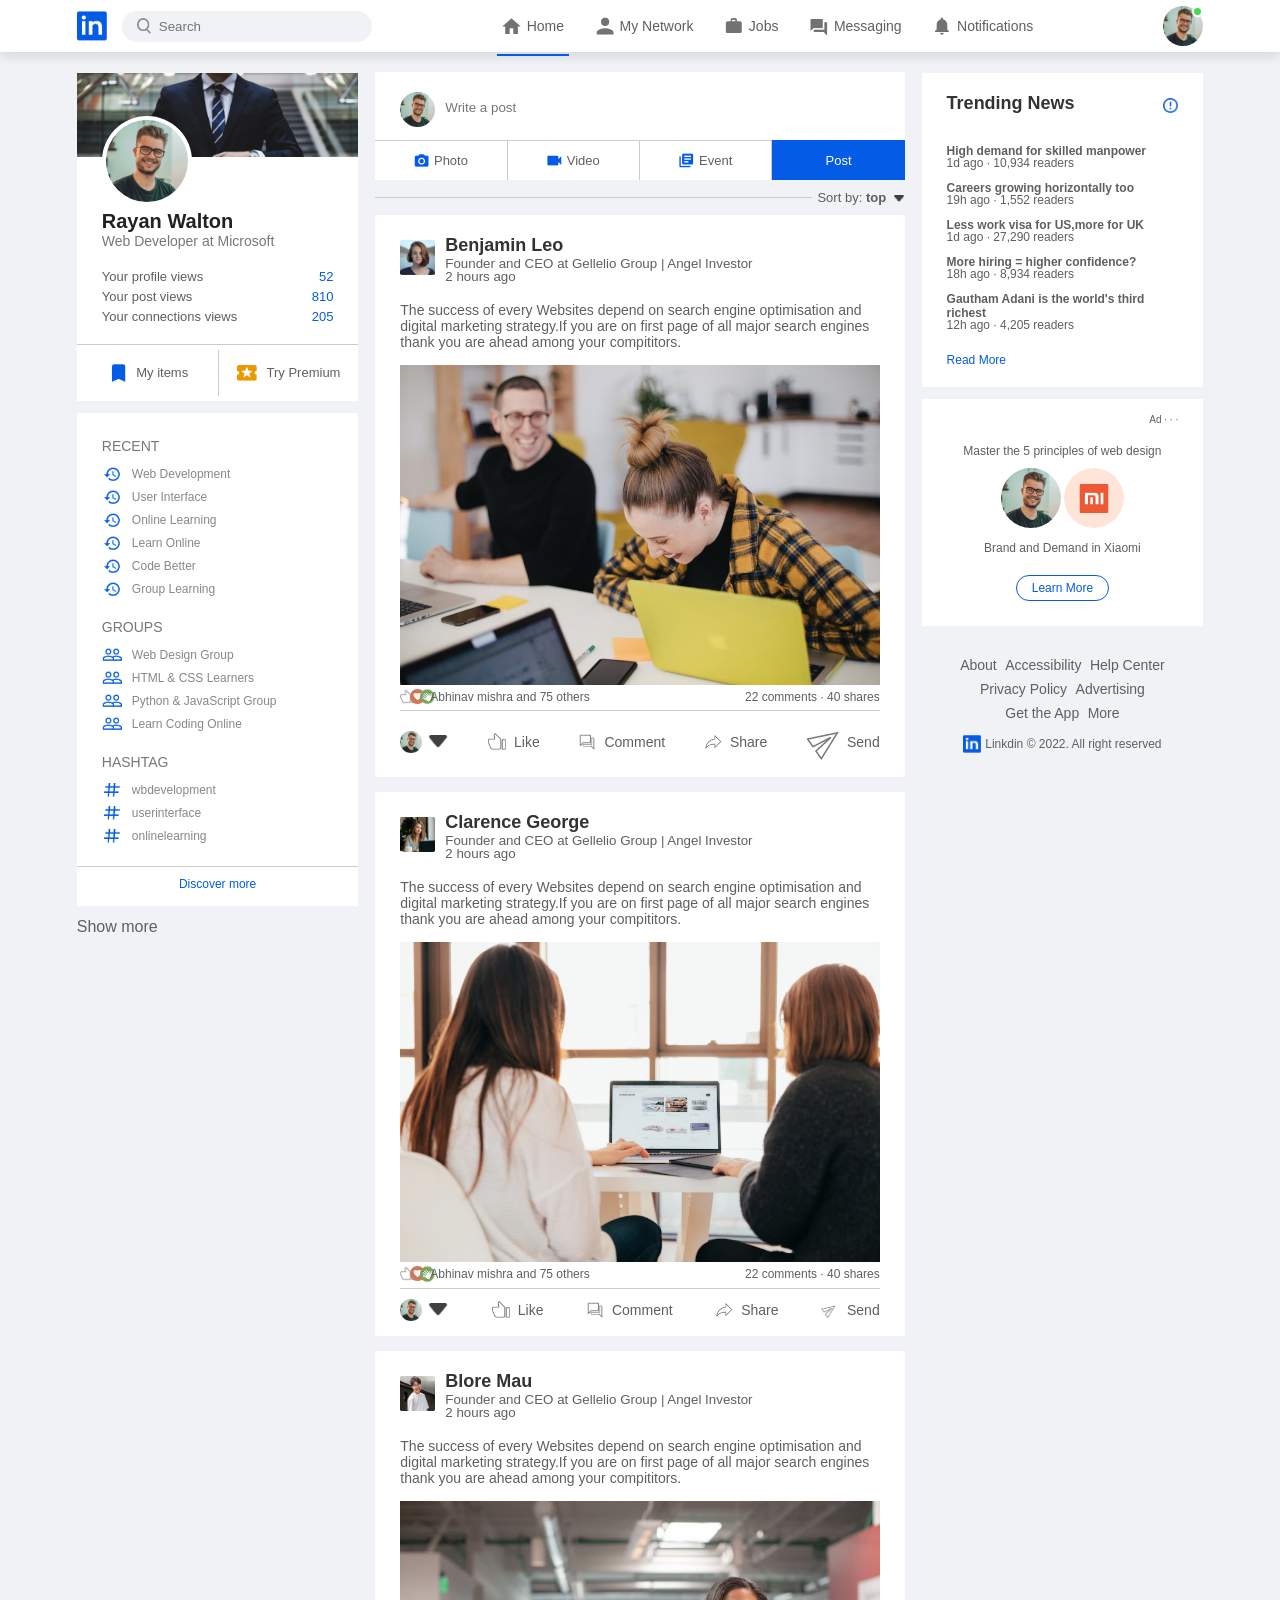
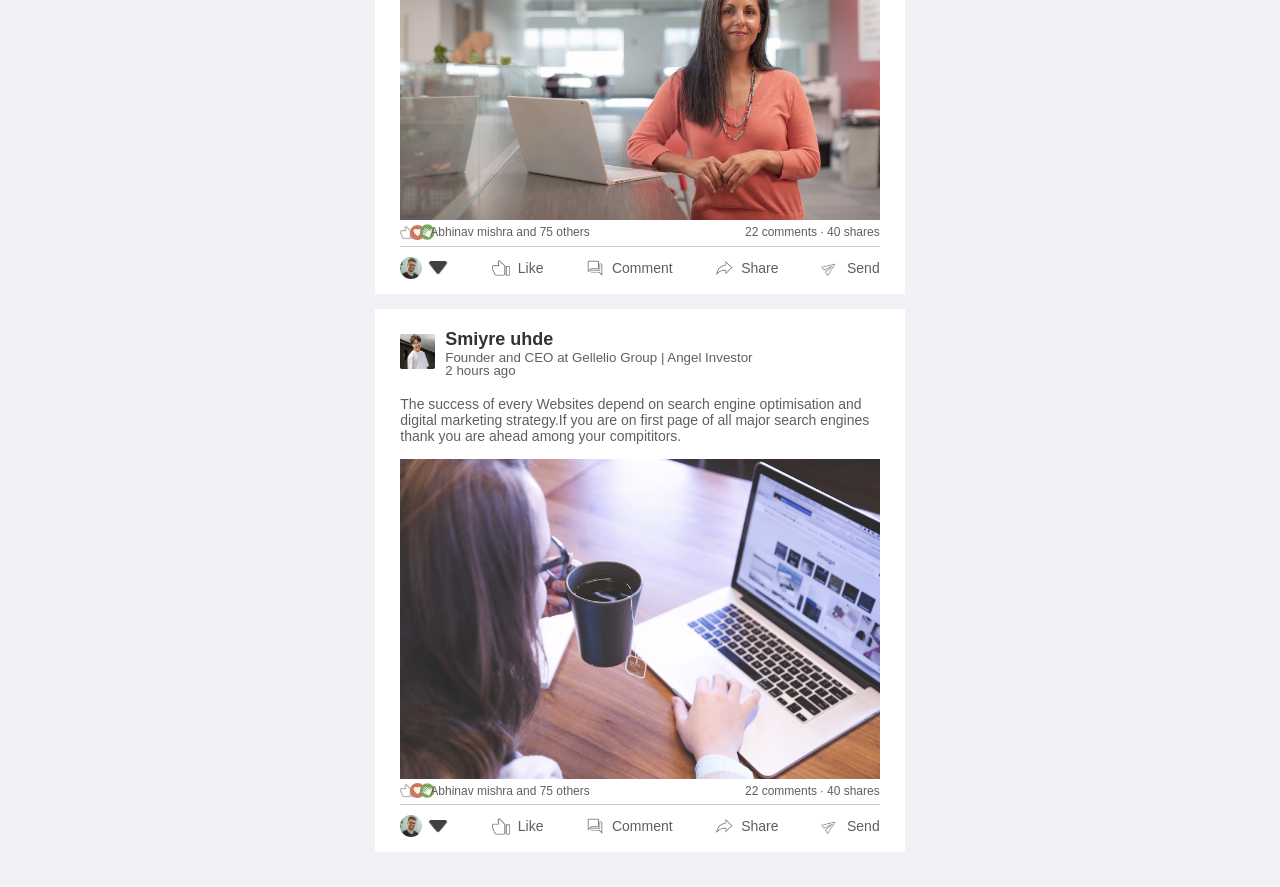
<file: index.html>
<!DOCTYPE html>
<html lang="en">
<head>
    <meta charset="UTF-8">
    <meta name="viewport" content="width=device-width, initial-scale=1.0">
    <title>Linkdin Website</title>
    <link rel="stylesheet" href="style.css">
</head>
<body>
    <nav class="navbar">
        <div class="navbar-left">
            <a href="index.html" class="logo"><img src="images/logo.png"></a>
            <div class="search-box">
                <img src="images/search.png">
                <input type="text" placeholder="Search">
            </div>
        </div>
        <div class="navbar-center">
            <ul>
                <li><a href="#" class="active-link"><img src="images/home.png"><span>Home</span></a></li>
                <li><a href="#"><img src="images/network.png"><span>My Network</span></a></li>
                <li><a href="#"><img src="images/jobs.png"><span>Jobs</span></a></li>
                <li><a href="#"><img src="images/message.png"><span>Messaging</span></a></li>
                <li><a href="#"><img src="images/notification.png"><span>Notifications</span></a></li>
            </ul>
        </div>
        <div class="navbar-right">
            <div class="online">
                <img src="images/user-1.png" class="nav-profile-img" onclick="toggleMenu()">
            </div>
        </div>


        <div class="profile-menu-wrap" id="profileMenu">
            <div class="profile-menu">
                <div class="user-info">
                    <img src="images/user-1.png" >
                    <div>
                        <h3>Rayan Walton</h3>
                        <a href="profile.html">See your profile</a>
                    </div>
                </div>
                <hr>
                <a href="#" class="profile-menu-link">
                    <img src="images/feedback.png">
                    <p>Give Feedback</p>
                    <span>></span>
                </a>
                <a href="#" class="profile-menu-link">
                    <img src="images/setting.png">
                    <p>Settings & Privacy</p>
                    <span>></span>
                </a>
                <a href="#" class="profile-menu-link">
                    <img src="images/help.png">
                    <p>Help & Support</p>
                    <span>></span>
                </a>
                <a href="#" class="profile-menu-link">
                    <img src="images/display.png">
                    <p>Display & Accessibility</p>
                    <span>></span>
                <a href="#" class="profile-menu-link">
                    <img src="images/logout.png">
                    <p>Logout</p>
                    <span>></span>
                </a>
                </a>
            </div>
        </div>
    </nav>

    <!--navbar close-->

    <div class="container">
        <div class="left-sidebar">
            <div class="sidebar-profile-box">
                <img src="images/cover-pic.png" width="100%">
                <div class="sidebar-profile-info">
                    <img src="images/user-1.png">
                    <h1>Rayan Walton</h1>
                    <h3>Web Developer at Microsoft</h3>
                    <ul>
                        <li>Your profile views<span>52</span></li>
                        <li>Your post views<span>810</span></li>
                        <li>Your connections views<span>205</span></li>
                    </ul>
                </div>
                <div class="sidebar-profile-link">
                    <a href="#"><img src="images/items.png">My items</a>
                    <a href="#"><img src="images/premium.png">Try Premium</a>
                </div>
            </div>
            <div class="sidebar-activity" id="sidebar-activity">
                <h3>RECENT</h3>
                <a href="#"><img src="images/recent.png">Web Development</a>
                <a href="#"><img src="images/recent.png">User Interface</a>
                <a href="#"><img src="images/recent.png">Online Learning</a>
                <a href="#"><img src="images/recent.png">Learn Online</a>
                <a href="#"><img src="images/recent.png">Code Better</a>
                <a href="#"><img src="images/recent.png">Group Learning</a>
                <h3>GROUPS</h3>
                <a href="#"><img src="images/group.png">Web Design Group</a>
                <a href="#"><img src="images/group.png">HTML & CSS Learners</a>
                <a href="#"><img src="images/group.png">Python & JavaScript Group</a>
                <a href="#"><img src="images/group.png">Learn Coding Online</a>
                <h3>HASHTAG</h3>
                <a href="#"><img src="images/hashtag.png">wbdevelopment</a>
                <a href="#"><img src="images/hashtag.png">userinterface</a>
                <a href="#"><img src="images/hashtag.png">onlinelearning</a>
                <div class="discover-more-link">
                    <a href="#">Discover more</a>
                </div>
            </div>
            <p id="showMoreLink">Show more</p>
        </div>
        <div class="main-content">

            <div class="create-post">
                <div class="create-post-input">
                    <img src="images/user-1.png">
                    <textarea rows="2" placeholder="Write a post"></textarea>
                </div>
                <div class="create-post-links">
                    <li><img src="images/photo.png">Photo</li>
                    <li><img src="images/video.png">Video</li>
                    <li><img src="images/event.png">Event</li>
                    <li>Post</li>
                </div>
            </div>
            <div class="sort-by">
                <hr>
                <p>Sort by: <span>top <img src="images/down-arrow.png"></span></p>
            </div>
            <div class="post">
                <div class="post-author">
                    <img src="images/user-3.png">
                    <div>
                        <h1>Benjamin Leo</h1>
                        <small>Founder and CEO at Gellelio Group | Angel Investor</small>
                        <small>2 hours ago</small>
                    </div>
                </div>
                <p>The success of every Websites depend on search engine optimisation and digital marketing strategy.If you are on first page of all major search engines thank you are ahead among your compititors.</p>
                <img src="images/post-image-1.png" width="100%">
                <div class="post-stats">
                    <div>
                        <img src="images/thumbsup.png" >
                        <img src="images/love.png" >
                        <img src="images/clap.png" >
                        <span class="liked-users">Abhinav mishra and 75 others</span>
                    </div>
                    <div>
                        <span>22 comments &middot; 40 shares</span>
                    </div>

                </div>

                    <div class="post-activity">
                        <div>
                            <img src="images/user-1.png" class="post-activity-user-icon">
                            <img src="images/down-arrow.png" class="post-activity-arrow-icon"> 
                        </div>
                        <div class="post-activity-link">
                            <img src="images/like.png">
                            <span>Like</span>
                        </div>
                        <div class="post-activity-link">
                            <img src="images/comment.png">
                            <span>Comment</span>
                        </div>
                        <div class="post-activity-link">
                            <img src="images/share.png">
                            <span>Share</span>
                        </div>
                        <div class="">
                            <img src="images/send.png">
                            <span>Send</span>
                        </div>
                    </div>
                
            </div>

            <div class="post">
                <div class="post-author">
                    <img src="images/user-4.png">
                    <div>
                        <h1>Clarence George</h1>
                        <small>Founder and CEO at Gellelio Group | Angel Investor</small>
                        <small>2 hours ago</small>
                    </div>
                </div>
                <p>The success of every Websites depend on search engine optimisation and digital marketing strategy.If you are on first page of all major search engines thank you are ahead among your compititors.</p>
                <img src="images/post-image-2.png" width="100%">
                <div class="post-stats">
                    <div>
                        <img src="images/thumbsup.png" >
                        <img src="images/love.png" >
                        <img src="images/clap.png" >
                        <span class="liked-users">Abhinav mishra and 75 others</span>
                    </div>
                    <div>
                        <span>22 comments &middot; 40 shares</span>
                    </div>

                </div>

                    <div class="post-activity">
                        <div>
                            <img src="images/user-1.png" class="post-activity-user-icon">
                            <img src="images/down-arrow.png" class="post-activity-arrow-icon"> 
                        </div>
                        <div class="post-activity-link">
                            <img src="images/like.png">
                            <span>Like</span>
                        </div>
                        <div class="post-activity-link">
                            <img src="images/comment.png">
                            <span>Comment</span>
                        </div>
                        <div class="post-activity-link">
                            <img src="images/share.png">
                            <span>Share</span>
                        </div>
                        <div class="post-activity-link">
                            <img src="images/send.png">
                            <span>Send</span>
                        </div>
                    </div>
                
            </div>

            <div class="post">
                <div class="post-author">
                    <img src="images/user-5.png">
                    <div>
                        <h1>Blore Mau</h1>
                        <small>Founder and CEO at Gellelio Group | Angel Investor</small>
                        <small>2 hours ago</small>
                    </div>
                </div>
                <p>The success of every Websites depend on search engine optimisation and digital marketing strategy.If you are on first page of all major search engines thank you are ahead among your compititors.</p>
                <img src="images/post-image-3.png" width="100%">
                <div class="post-stats">
                    <div>
                        <img src="images/thumbsup.png" >
                        <img src="images/love.png" >
                        <img src="images/clap.png" >
                        <span class="liked-users">Abhinav mishra and 75 others</span>
                    </div>
                    <div>
                        <span>22 comments &middot; 40 shares</span>
                    </div>

                </div>

                    <div class="post-activity">
                        <div>
                            <img src="images/user-1.png" class="post-activity-user-icon">
                            <img src="images/down-arrow.png" class="post-activity-arrow-icon"> 
                        </div>
                        <div class="post-activity-link">
                            <img src="images/like.png">
                            <span>Like</span>
                        </div>
                        <div class="post-activity-link">
                            <img src="images/comment.png">
                            <span>Comment</span>
                        </div>
                        <div class="post-activity-link">
                            <img src="images/share.png">
                            <span>Share</span>
                        </div>
                        <div class="post-activity-link">
                            <img src="images/send.png">
                            <span>Send</span>
                        </div>
                    </div>
                
            </div>

            <div class="post">
                <div class="post-author">
                    <img src="images/user-5.png">
                    <div>
                        <h1>Smiyre uhde</h1>
                        <small>Founder and CEO at Gellelio Group | Angel Investor</small>
                        <small>2 hours ago</small>
                    </div>
                </div>
                <p>The success of every Websites depend on search engine optimisation and digital marketing strategy.If you are on first page of all major search engines thank you are ahead among your compititors.</p>
                <img src="images/post-image-4.png" width="100%">
                <div class="post-stats">
                    <div>
                        <img src="images/thumbsup.png" >
                        <img src="images/love.png" >
                        <img src="images/clap.png" >
                        <span class="liked-users">Abhinav mishra and 75 others</span>
                    </div>
                    <div>
                        <span>22 comments &middot; 40 shares</span>
                    </div>

                </div>

                    <div class="post-activity">
                        <div>
                            <img src="images/user-1.png" class="post-activity-user-icon">
                            <img src="images/down-arrow.png" class="post-activity-arrow-icon"> 
                        </div>
                        <div class="post-activity-link">
                            <img src="images/like.png">
                            <span>Like</span>
                        </div>
                        <div class="post-activity-link">
                            <img src="images/comment.png">
                            <span>Comment</span>
                        </div>
                        <div class="post-activity-link">
                            <img src="images/share.png">
                            <span>Share</span>
                        </div>
                        <div class="post-activity-link">
                            <img src="images/send.png">
                            <span>Send</span>
                        </div>
                    </div>
                
            </div>









        </div>
        <div class="right-sidebar">
            <div class="sidebar-news">
                <img src="images/more.png" class="info-icon">
                <h3>Trending News</h3>
                <a href="#">High demand for skilled manpower</a>
                <span>1d ago &middot; 10,934 readers</span>

                <a href="#">Careers growing horizontally too</a>
                <span>19h ago &middot; 1,552 readers</span>

                <a href="#">Less work visa for US,more for UK</a>
                <span>1d ago &middot; 27,290 readers</span>

                <a href="#">More hiring = higher confidence?</a>
                <span>18h ago &middot; 8,934 readers</span>

                <a href="#">Gautham Adani is the world's third richest</a>
                <span>12h ago &middot; 4,205 readers</span>

                <a href="#" class="read-more-link">Read More</a>
            </div>

            <div class="sidebar-ad">
                <small>Ad &middot; &middot; &middot;</small>
                <p>Master the 5 principles of web design</p>
                <div>
                    <img src="images/user-1.png">
                    <img src="images/mi-logo.png">
                </div>
                <b>Brand and Demand in Xiaomi</b>
                <a href="#" class="ad-link">Learn More</a>
            </div>

            <div class="sidebar-useful-links">
                <a href="#">About</a>
                <a href="#">Accessibility</a>
                <a href="#">Help Center</a>
                <a href="#">Privacy Policy</a>
                <a href="#">Advertising</a>
                <a href="#">Get the App</a>
                <a href="#">More</a>

                <div class="copyright-msg">
                    <img src="images/logo.png">
                    <p>Linkdin &#169; 2022. All right reserved</p>
                </div>
            </div>
        </div>
    </div>

    <script>
        let profileMenu=document.getElementById("profileMenu");
        function toggleMenu(){
            profileMenu.classList.toggle("open-menu")
        }
    </script>

</body>
</html>
</file>
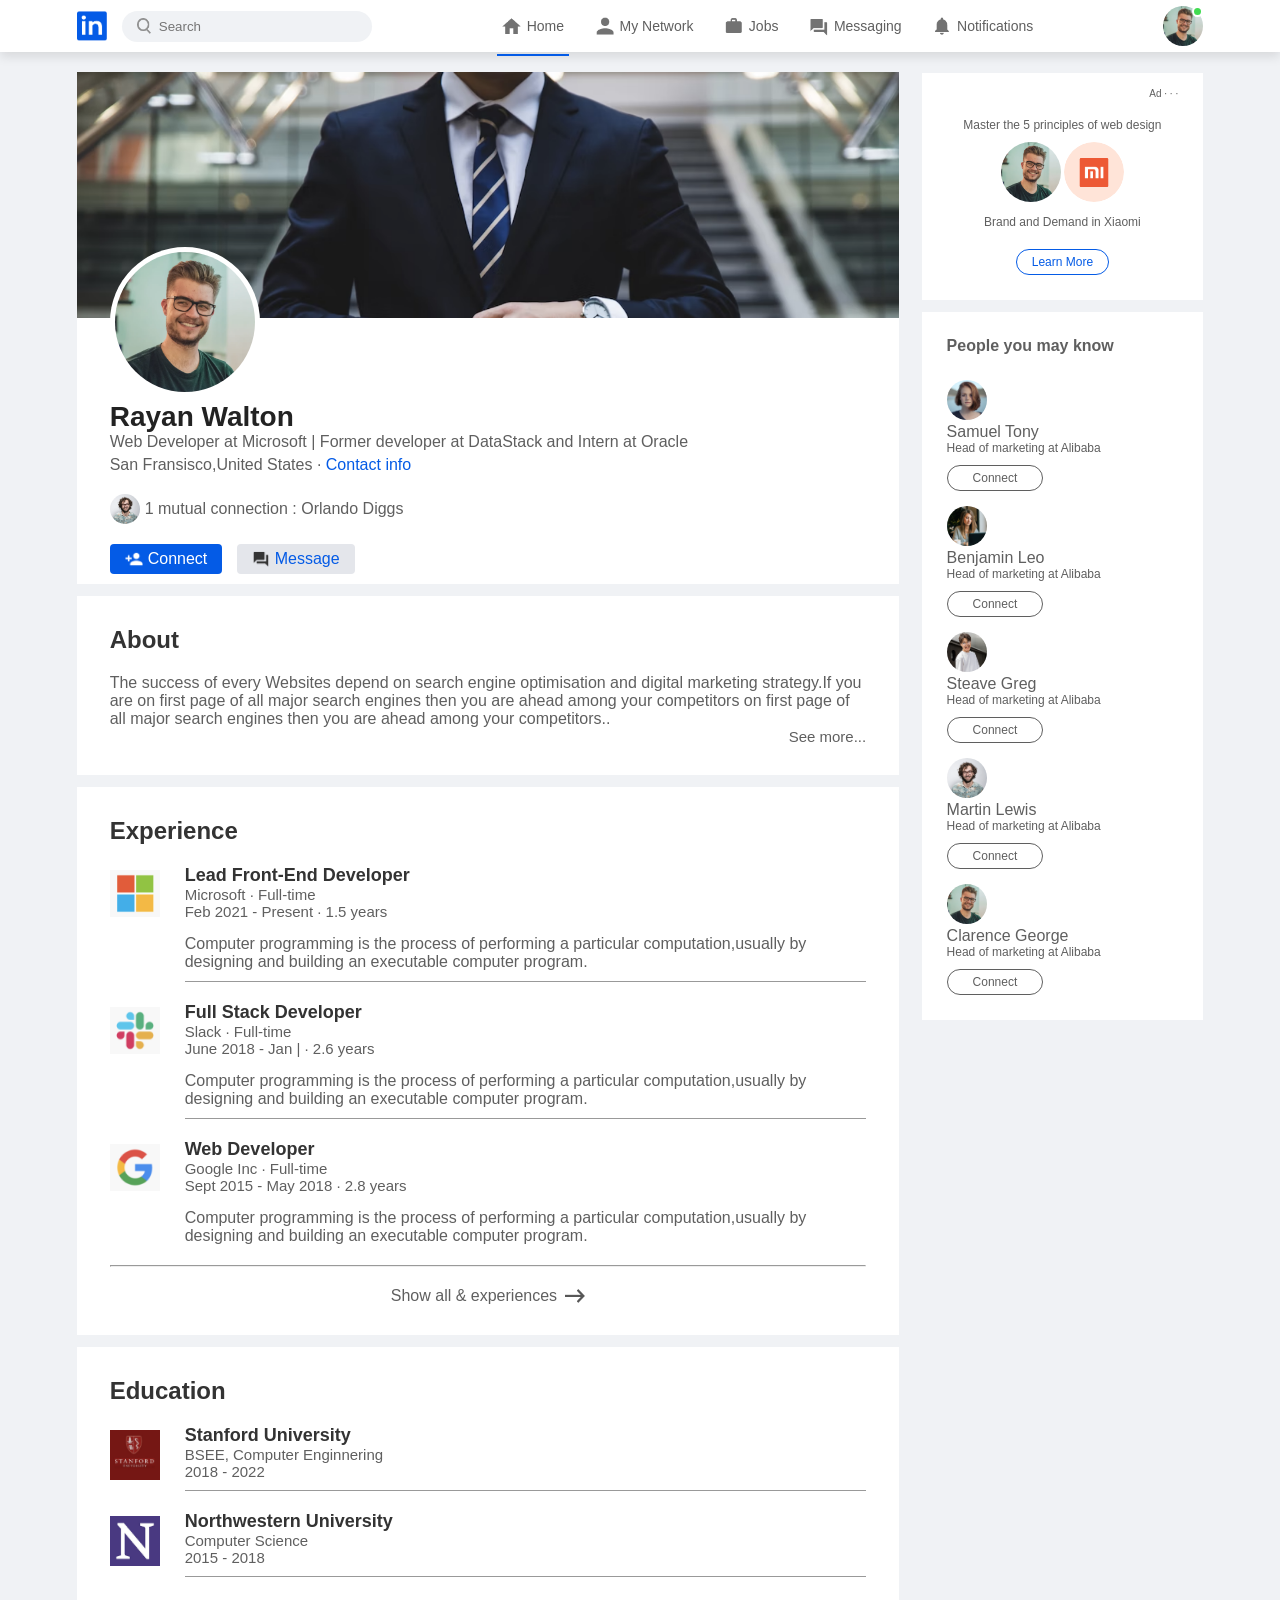
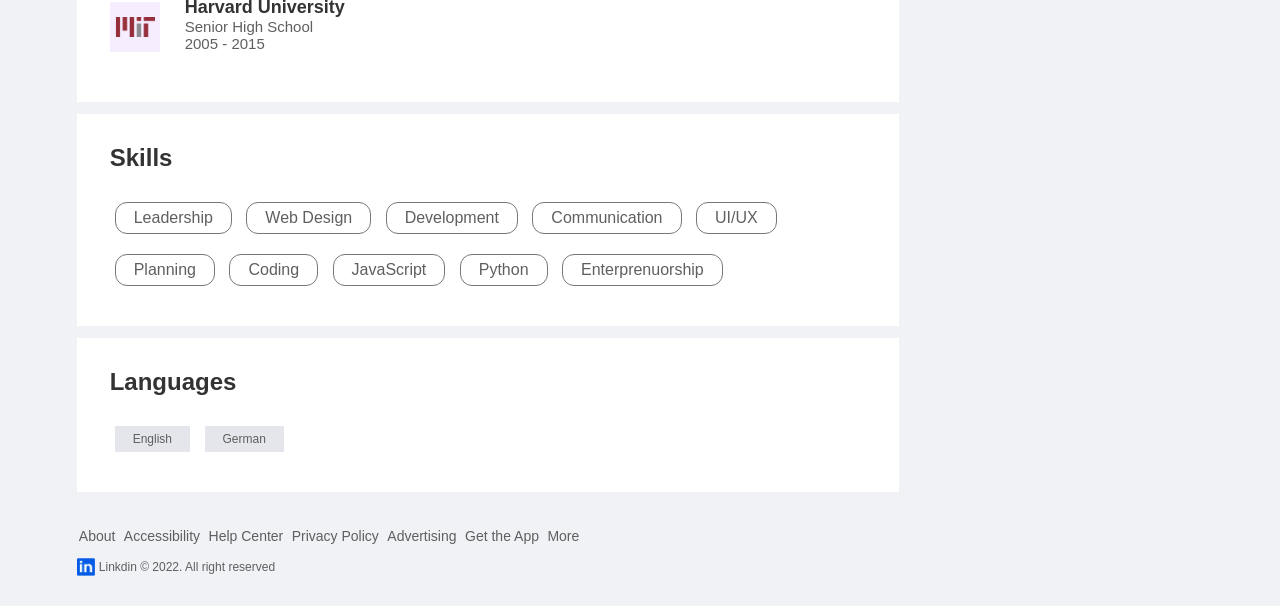
<file: profile.html>
<!DOCTYPE html>
<html lang="en">
<head>
    <meta charset="UTF-8">
    <meta name="viewport" content="width=device-width, initial-scale=1.0">
    <title>Linkdin Website</title>
    <link rel="stylesheet" href="style.css">
</head>
<body>
    <nav class="navbar">
        <div class="navbar-left">
            <a href="index.html" class="logo"><img src="images/logo.png"></a>
            <div class="search-box">
                <img src="images/search.png">
                <input type="text" placeholder="Search">
            </div>
        </div>
        <div class="navbar-center">
            <ul>
                <li><a href="#" class="active-link"><img src="images/home.png"><span>Home</span></a></li>
                <li><a href="#"><img src="images/network.png"><span>My Network</span></a></li>
                <li><a href="#"><img src="images/jobs.png"><span>Jobs</span></a></li>
                <li><a href="#"><img src="images/message.png"><span>Messaging</span></a></li>
                <li><a href="#"><img src="images/notification.png"><span>Notifications</span></a></li>
            </ul>
        </div>
        <div class="navbar-right">
            <div class="online">
                <img src="images/user-1.png" class="nav-profile-img" onclick="toggleMenu()">
            </div>
        </div>


        <div class="profile-menu-wrap" id="profileMenu">
            <div class="profile-menu">
                <div class="user-info">
                    <img src="images/user-1.png" >
                    <div>
                        <h3>Rayan Walton</h3>
                        <a href="profile.html">See your profile</a>
                    </div>
                </div>
                <hr>
                <a href="#" class="profile-menu-link">
                    <img src="images/feedback.png">
                    <p>Give Feedback</p>
                    <span>></span>
                </a>
                <a href="#" class="profile-menu-link">
                    <img src="images/setting.png">
                    <p>Settings & Privacy</p>
                    <span>></span>
                </a>
                <a href="#" class="profile-menu-link">
                    <img src="images/help.png">
                    <p>Help & Support</p>
                    <span>></span>
                </a>
                <a href="#" class="profile-menu-link">
                    <img src="images/display.png">
                    <p>Display & Accessibility</p>
                    <span>></span>
                <a href="#" class="profile-menu-link">
                    <img src="images/logout.png">
                    <p>Logout</p>
                    <span>></span>
                </a>
                </a>
            </div>
        </div>
    </nav>

    <!--navbar close-->

    <div class="container">
        <div class="profile-main">
            <div class="profile-container">
                <img src="images/cover-pic.png" width="100%">
                <div class="profile-container-inner">
                    <img src="images/user-1.png" class="profile-pic">
                    <h1>Rayan Walton</h1>
                    <b>Web Developer at Microsoft | Former developer at DataStack and Intern at Oracle</b>
                    <p>San Fransisco,United States &middot; <a href="#">Contact info</a></p>
                    <div class="mutual-connection">
                        <img src="images/user-2.png">
                        <span>1 mutual connection : Orlando Diggs</span>
                    </div>
                    <div class="profile-btn">
                        <a href="#" class="primary-btn"><img src="images/connect.png">Connect</a>
                        <a href="#"><img src="images/chat.png">Message</a>
                    </div>
                </div>
            </div>

            <div class="profile-description">
                <h2>About</h2>
                <p>The success of every Websites depend on search engine optimisation and digital marketing strategy.If you are on first page of all major search engines then you are ahead among your competitors on first page of all major search engines then you are ahead among your competitors..</p>
                <a href="#" class="see-more-link">See more...</a>
            </div>
            <div class="profile-description">
                <h2>Experience</h2>
                <div class="profile-desc-row">
                    <img src="images/microsoft.png">
                    <div>
                        <h3>Lead Front-End Developer</h3>
                        <b>Microsoft &middot; Full-time</b>
                        <b>Feb 2021 - Present &middot; 1.5 years</b>
                        <p>Computer programming is the process of performing a particular computation,usually by designing and building an executable computer program.</p>
                        <hr>
                    </div>
                </div>

                <div class="profile-desc-row">
                    <img src="images/slack.png">
                    <div>
                        <h3>Full Stack Developer</h3>
                        <b>Slack &middot; Full-time</b>
                        <b>June 2018 - Jan | &middot; 2.6 years</b>
                        <p>Computer programming is the process of performing a particular computation,usually by designing and building an executable computer program.</p>
                        <hr>
                    </div>
                </div>

                <div class="profile-desc-row">
                    <img src="images/google.png">
                    <div>
                        <h3>Web Developer</h3>
                        <b>Google Inc &middot; Full-time</b>
                        <b>Sept 2015 - May 2018 &middot; 2.8 years</b>
                        <p>Computer programming is the process of performing a particular computation,usually by designing and building an executable computer program.</p>
                        
                    </div>
                </div>
                <hr>
                <a href="#" class="experience-link">Show all & experiences <img src="images/right-arrow.png"></a>
            </div>

            <div class="profile-description">
                <h2>Education</h2>
                <div class="profile-desc-row">
                    <img src="images/stanford.png">
                <div>
                <h3>Stanford University</h3>
                <b>BSEE, Computer Enginnering</b>
                <b>2018 - 2022</b>
                <hr>
                </div>
                </div>

                <div class="profile-desc-row">
                    <img src="images/north.png">
                <div>
                <h3>Northwestern University</h3>
                <b>Computer Science</b>
                <b>2015 - 2018</b>
                <hr>
                </div>
                </div>

                <div class="profile-desc-row">
                    <img src="images/mit.png">
                <div>
                <h3>Harvard University</h3>
                <b>Senior High School</b>
                <b>2005 - 2015</b>
    
                </div>
                </div>
        </div>

        <div class="profile-description">
            <h2>Skills</h2>
            <a href="#" class="skills-btn">Leadership</a>
            <a href="#" class="skills-btn">Web Design</a>
            <a href="#" class="skills-btn">Development</a>
            <a href="#" class="skills-btn">Communication</a>
            <a href="#" class="skills-btn">UI/UX</a>
            <a href="#" class="skills-btn">Planning</a>
            <a href="#" class="skills-btn">Coding</a>
            <a href="#" class="skills-btn">JavaScript</a>
            <a href="#" class="skills-btn">Python</a>
            <a href="#" class="skills-btn">Enterprenuorship</a>
        </div>
        <div class="profile-description">
            <h2>Languages</h2>
            <a href="#" class="language-btn">English</a>
            <a href="#" class="language-btn">German</a>
        </div>
        </div>



        <div class="profile-sidebar">

            <div class="sidebar-ad">
                <small>Ad &middot; &middot; &middot;</small>
                <p>Master the 5 principles of web design</p>
                <div>
                    <img src="images/user-1.png">
                    <img src="images/mi-logo.png">
                </div>
                <b>Brand and Demand in Xiaomi</b>
                <a href="#" class="ad-link">Learn More</a>
            </div>

            <div class="sidebar-people">
                <h3>People you may know</h3>
                <div class="sidebar-people-row">
                    <img src="images/user-3.png">
                    <div>
                        <h2>Samuel Tony</h2>
                        <p>Head of marketing at Alibaba</p>
                        <a href="#">Connect</a>
                    </div>
                </div>

                <div class="sidebar-people-row">
                    <img src="images/user-4.png">
                    <div>
                        <h2>Benjamin Leo</h2>
                        <p>Head of marketing at Alibaba</p>
                        <a href="#">Connect</a>
                    </div>
                </div>

                <div class="sidebar-people-row">
                    <img src="images/user-5.png">
                    <div>
                        <h2>Steave Greg</h2>
                        <p>Head of marketing at Alibaba</p>
                        <a href="#">Connect</a>
                    </div>
                </div>

                <div class="sidebar-people-row">
                    <img src="images/user-2.png">
                    <div>
                        <h2>Martin Lewis</h2>
                        <p>Head of marketing at Alibaba</p>
                        <a href="#">Connect</a>
                    </div>
                </div>
                <div class="sidebar-people-row">
                    <img src="images/user-1.png">
                    <div>
                        <h2>Clarence George</h2>
                        <p>Head of marketing at Alibaba</p>
                        <a href="#">Connect</a>
                    </div>
                </div>
            </div>

            
        </div>


    </div>

    <div class="profile-footer">
        <div class="sidebar-useful-links">
            <a href="#">About</a>
            <a href="#">Accessibility</a>
            <a href="#">Help Center</a>
            <a href="#">Privacy Policy</a>
            <a href="#">Advertising</a>
            <a href="#">Get the App</a>
            <a href="#">More</a>

            <div class="copyright-msg">
                <img src="images/logo.png">
                <p>Linkdin &#169; 2022. All right reserved</p>
            </div>
        </div>
    </div>



    

    <script>
        let profileMenu=document.getElementById("profileMenu");
        function toggleMenu(){
            profileMenu.classList.toggle("open-menu")
        }
    </script>
</body>
</html>
</file>
<file: style.css>
*{
    margin: 0;
    padding: 0;
    font-family: 'poppins',sans-serif;
    box-sizing: border-box;
}
body{
    background: #f0f2f5;
    color: #5f5f5f;
}
a{
    text-decoration: none;
    color: #5f5f5f;
}
.navbar{
    display: flex;
    align-items: center;
    justify-content: space-between;
    background: #fff;
    padding: 6px 6%;
    position: sticky;
    top: 0;
    z-index: 100;
    box-shadow: 0 5px 10px rgba(0, 0, 0, 0.1);
}
.logo img{
    width: 30px;
    margin-right: 15px;
    display: block;
}
.navbar-center ul li{
    display: inline-block;
    list-style: none;
}
.navbar-center ul li a{
    display: flex;
    align-items: center;
    font-size: 14px;
    margin: 5px 8px;
    padding-right: 5px;
    position: relative;
}
.navbar-center ul li a img{
    width: 30px;
}

.navbar-center ul li a::after{
    content: '';
    width: 0;
    height: 2px;
    background: #045be6;
    position: absolute;
    bottom: -15px;
    transition: width 0.3s;
}
.navbar-center ul li a:hover::after,
.navbar-center ul li a.active-link::after{
    width: 100%;

}


.nav-profile-img{
    width: 40px;
    border-radius: 50%;
    display: block;
    cursor: pointer;
    position: relative;
}
.online{
    position: relative;
}
.online::after{
    content: '';
    width: 7px;
    height: 7px;
    border: 2px solid #fff;
    border-radius: 50%;
    right: 0px;
    top: 0px;
    background: #41db51;
    position: absolute;
}

.search-box{
    background: #f0f2f5;
    width: 250px;
    border-radius: 20px;
    display: flex;
    align-items: center;
    padding: 0 15px;
}
.navbar-left{
    display: flex;
    align-items: center;
}
.search-box img{
    width: 14px;
}
.search-box input{
    width: 100%;
    background: transparent;
    padding: 8px;
    outline: none;
    border: 0;
}

/*-----navbar end----*/

.container{
    padding: 20px 6%;
    display: flex;
    flex-wrap: wrap;
    justify-content: space-between;
}

.left-sidebar{
    flex-basis: 25%;
    align-self: flex-start;
    position: sticky;
    top: 73px;
}

.sidebar-profile-box{
    background: #fff;
}

.sidebar-profile-info{
    padding: 0 25px;
}

.sidebar-profile-info img{
    width: 90px;
    border-radius: 50%;
    background: #fff;
    padding: 4px;
    margin-top: -45px;
}

.sidebar-profile-info h1{
    font-size: 20px;
    font-weight: 600;
    color: #222;
}

.sidebar-profile-info h3{
    font-size: 14px;
    font-weight: 500;
    color: #777;
}

.sidebar-profile-info ul{
    list-style: none;
    margin: 20px 0;
}

.sidebar-profile-info ul li{
    width: 100%;
    margin: 5px 0;
    font-size: 13px;
}

.sidebar-profile-info ul li span{
    float: right;
    color: #045be6;
}
.sidebar-profile-link{
    display: flex;
    align-items: center;
    border-top: 1px solid #ccc;
}

.sidebar-profile-link a{
    flex-basis: 50%;
    display: flex;
    align-items: center;
    justify-content: center;
    padding: 15px 0;
    font-size: 13px;
    border-left: 1px solid #ccc;
}
.sidebar-profile-link a:first-child{
    border-left: 0;
}
.sidebar-profile-link a img{
    width: 20px;
    margin-right: 10px;
}


.sidebar-activity{
    background: #fff;
    padding: 5px 25px;
    margin: 12px 0;
}

.sidebar-activity h3{
    color: #777;
    font-size: 14px;
    font-weight: 500;
    margin: 20px 0 10px;
}
.sidebar-activity a{
    display: flex;
    align-items: center;
    font-size: 12px;
    font-weight: 500;
    color: #888;
    margin: 3px 0;
}
.sidebar-activity a img{
    width: 20px;
    margin-right: 10px;

}

.discover-more-link{
    border-top: 1px solid #ccc;
    text-align: center;
    margin-top: 20px;
    margin-left: -25px;
    margin-right: -25px;
}

.discover-more-link a{
    color: #045be6;
    display: inline-block;
    margin: 10px 0;
}

.right-sidebar{
    flex-basis: 25%;
    align-self: flex-start;
    position: sticky;
    top: 73px;
}

.sidebar-news{
    background: #fff;
    padding: 10px 25px;
}

.info-icon{
    width: 15px;
    float: right;
    margin-top: 15px;
}

.sidebar-news h3{
    font-size: 18px;
    font-weight: 600;
    color: #333;
    margin: 10px 0 30px;
}

.sidebar-news a{
    display: block;
    font-size: 12px;
    font-weight: 600;
    margin-top: 10px;
    margin-bottom: -5px;
}
.sidebar-news span{
    font-size: 12px;
}

.sidebar-news .read-more-link{
    color: #045be6;
    font-weight: 500;
    margin: 20px 0 10px;
}
.sidebar-ad{
    background: #fff;
    padding: 15px 25px;
    text-align: center;
    margin: 12px 0;
    font-size: 12px;
}
.sidebar-ad img{
    width: 60px;
    border-radius: 50%;
}

.sidebar-ad small{
    float: right;
    font-weight: 500;
}

.sidebar-ad p{
    margin-top: 30px;
    margin-bottom: 10px;
}

.sidebar-ad b{
    display: block;
    font-weight: 500;
    margin-top: 10px;
}

.ad-link{
    display: inline-block;
    border: 1px solid #045be6;
    border-radius: 30px;
    padding: 5px 15px;
    color: #045be6;
    font-weight: 500;
    margin: 20px auto 10px;
}

.sidebar-useful-links{
    padding: 15px 25px;
    text-align: center;
}

.sidebar-useful-links a{
    display: inline-block;
    font-size: 14px;
    margin: 4px 2px;
}

.copyright-msg{
    display: flex;
    align-items: center;
    justify-content: center;
    font-size: 12px;
    margin-top: 10px;
    font-weight: 500;
}

.copyright-msg img{
    width: 18px;
    margin-right: 4px;
}

.main-content{
    flex-basis: 47%;
}

.create-post{
    background: #fff;

}

.create-post-input{
    padding: 20px 25px 10px;
    display: flex;
    align-items: flex-start;
}

.create-post-input img{
    width: 35px;
    border-radius: 50%;
    margin-right: 10px;
}

.create-post-input textarea{
    width: 100%;
    border: 0;
    outline: 0;
    resize: none;
    background: transparent;
    margin-top: 8px;
}
::placeholder{
    font-weight: 500;
}
.create-post-links{
    display: flex;
    align-items: flex-start;
}
.create-post-links li{
    list-style: none;
    border-top: 1px solid #ccc;
    border-right: 1px solid #ccc;
    flex-basis: 25%;
    height: 40px;
    font-size: 13px;
    display: flex;
    align-items: center;
    justify-content: center;
    cursor: pointer;
}

.create-post-links li img{
    width: 15px;
    margin-right: 5px;
}

.create-post-links li:last-child{
    background: #045be6;
    color: #fff;
    border-top: 0;
    border-right: 0;

}
.sort-by{
    display: flex;
    align-items: center;
    margin: 10px 0;
}
.sort-by hr{
    flex: 1;
    border: 0;
    height: 1px;
    background: #ccc;
}
.sort-by p{
    font-size: 13px;
    padding-left: 5px;
}

.sort-by p span{
    font-weight: 600;
    cursor: pointer;
}
.sort-by p span img{
    width: 12px;
    margin-left: 3px;
}
.post{
    background: #fff;
    padding: 20px 25px 5px;
    margin: 5px 0 15px;
}
.post-author{
    display: flex;
    align-items: flex-start;
    margin-bottom: 20px;
}
.post-author img{
    width: 35px;
    border-radius: 5%;
    margin-right: 10px;
    margin-top: 5px;
}
.post-author h1{
    font-size: 18px;
    font-weight: 600;
    color: #333;
}
.post-author small{
    display: block;
    margin-bottom: -2px;
}
.post p{
    font-size: 14px;
    margin-bottom: 15px;
}
.post-stats{
    display: flex;
    flex-wrap: wrap;
    align-items: center;
    justify-content: space-between;
    font-size: 12px;
    border-bottom: 1px solid #ccc;
    padding-bottom: 6px;
}
.post-stats div{
    display: flex;
    align-items: center;
}
.post-stats img{
    width: 15px;
    margin-right: -5px;
}
.likes-users{
    margin-left: 10px;
}
.post-activity{
    display: flex;
    align-items: center;
    justify-content: space-between;
    padding: 10px 0;
    font-size: 14px;
    font-weight: 500;
}
.post-activity div{
    display: flex;
    align-items: center;
}
.post-activity-user-icon{
    width: 22px;
    border-radius: 50%;
}
.post-activity-arrow-icon{
    width: 22px;
    margin-left: 5px;
}

.post-activity-link img{
    width: 18px;
    margin-right: 8px;
}

.profile-menu-wrap{
    position: absolute;
    top: 100%;
    right: 5%;
    width: 320px;
    max-height: 0;
    overflow: hidden;
    transition: max-height 0.5s;
}

.profile-menu-wrap.open-menu{
    max-height: 400px;
}
.profile-menu{
    background: #222;
    color: #fff;
    padding: 20px;
    margin: 10px;
}
.user-info{
    display: flex;
    align-items: center;
}
.user-info img{
    width: 50px;
    border-radius: 50%;
    margin-right: 15px;
}

.user-info h3{
    font-weight: 500;
    margin-bottom: -7px;
}
.user-info a{
    color: #c9dbf8;
    font-size: 13px;
}
.profile-menu hr{
    border: 0;
    height: 1px;
    width: 100%;
    background: #fff;
    margin: 15px 0 10px;
}

.profile-menu-link{
    display: flex;
    align-items: center;
    color: #fff;
    margin: 12px 0;
    font-size: 14px;
}
.profile-menu-link p{
    width: 100%;
}

.profile-menu-link img{
    width: 35px;
    border-radius: 50%;
    margin-right: 15px;
}

.profile-main{
    flex-basis: 73%;
}
.profile-sidebar{
    flex-basis: 25%;
    align-self: flex-start;
    position: sticky;
    top: 73px;
}
.profile-container{
    background: #fff;
}
.profile-container-inner{
    padding: 0 4% 10px;
}
.profile-pic{
    width: 150px;
    border-radius: 50%;
    margin-top: -75px;
    padding: 5px;
    background: #fff;

}

.profile-container h1{
    font-size: 28px;
    font-weight: 600;
    color: #222;
}

.profile-container b{
    font-weight: 500;
}

.profile-container p{
    margin-top: 5px;
}

.profile-container a{
    color: #045be6;
    font-weight: 500;
}

.mutual-connection{
    display: flex;
    align-items: center;
    margin: 20px 0;

}

.mutual-connection img{
    width: 30px;
    border-radius: 50%;
    margin-right: 5px;
}

.profile-btn a{
    display: inline-flex;
    align-items: center;
    background: #e4e6eb;
    padding: 6px 15px;
    border-radius: 4px;
    margin-right: 10px;
}
.profile-btn a img{
    width: 18px;
    margin-right: 5px;
}
.profile-btn .primary-btn{
    background: #045be6;
    color: #fff;
}
.profile-description{
    background: #fff;
    padding: 20px 4% 30px;
    margin: 12px 0;
}

.profile-description h2{
    color: #333;
    margin: 10px 0 20px;
    font-weight: 600;
}
.see-more-link{
    display: block;
    text-align: right;
    font-size: 15px;
}
.profile-desc-row{
    display: flex;
    align-items: flex-start;
    margin: 20px 0;
}
.profile-desc-row img{
    width: 50px;
    margin-right: 25px;
    margin-top: 5px;
}
.profile-desc-row div{
    width: 100%;
}
.profile-desc-row h3{
    font-size: 18px;
    font-weight: 600;
    color: #333;
}

.profile-desc-row b{
    display: block;
    font-weight: 500;
    font-size: 15px;
}

.profile-desc-row p{
    margin-top: 15px;
}

.profile-desc-row hr{
    border: 0;
    border-bottom: 1px solid #999;
    margin-top: 10px;
}
.experience-link{
    display: flex;
    align-items: center;
    justify-content: center;
    padding-top: 20px;
    font-weight: 500;
}
.experience-link img{
    width: 20px;
    margin-left: 8px;

}
.skills-btn{
    display: inline-block;
    margin: 10px 5px;
    padding: 6px 18px;
    border: 1px solid #777;
    border-radius: 12px;
    font-weight: 500;
}
.language-btn{
    display: inline-block;
    margin: 10px 5px;
    padding: 6px 18px;
    background: #e4e6eb;
    font-size: 12px;
    font-weight: 500;
}

.profile-sidebar .sidebar-ad{
    margin: 0;
     
}

.sidebar-people{
    background: #fff;
    padding: 15px 25px;
    margin: 12px 0;
    font-size: 12px;
    position: sticky;
}
.sidebar-people h3{
    font-size: 16px;
    font-weight: 600;
    margin: 10px 0 20px;
}

.sidebar-people-row img{
    width: 40px;
    border-radius: 50%;
    margin-right: 8px;
    margin-top: 5px;

}

.sidebar-people-row h2{
    font-weight: 500;
    font-size: 16px;
}

.sidebar-people-row a{
    display: inline-block;
    margin: 10px 0;
    padding: 5px 25px;
    border: 1px solid #5f5f5f;
    border-radius: 30px;
    font-weight: 500;
}
.profile-footer{
    padding: 0 6% 30px;
}
.profile-footer .sidebar-useful-links{
    text-align: left;
    padding: 0;

}

.profile-footer .copyright-msg{
    justify-content: flex-start;
}

@media only screen and (max-width:600px){
    .search-box{
        background-color: transparent;
        width: auto;
        padding: 0;
    }
    .search-box input{
        width: 0;
        padding: 0;
    }
    .navbar-center ul li a span{
        display: none;
    }
    .navbar-center ul li a{
        padding-right: 0;
        margin: 5px;
    }
    .nav-profile-img{
        width: 30px;
    }
    .container{
        padding: 15px 3%;
    }
    .left-sidebar, .right-sidebar{
        flex-basis: 100%;
        position: relative;
        top: unset;
    }
    .main-content{
        flex-basis: 100%;
    }
    .post-stats div{
        margin: 2px 0;
    }
    .post-activity-link span{
        display: none;
    }
    .post-activity-link img{
        margin-right: 0;
    }
    .profile-main, .profile-sidebar{
        flex-basis: 100%;
    }
    .profile-container{
        font-size: 14px;
    }
    .profile-pic{
        width: 100px;
        margin-top: -50px;
    }
    .profile-description{
        font-size: 14px;
    }
    
}
</file>
